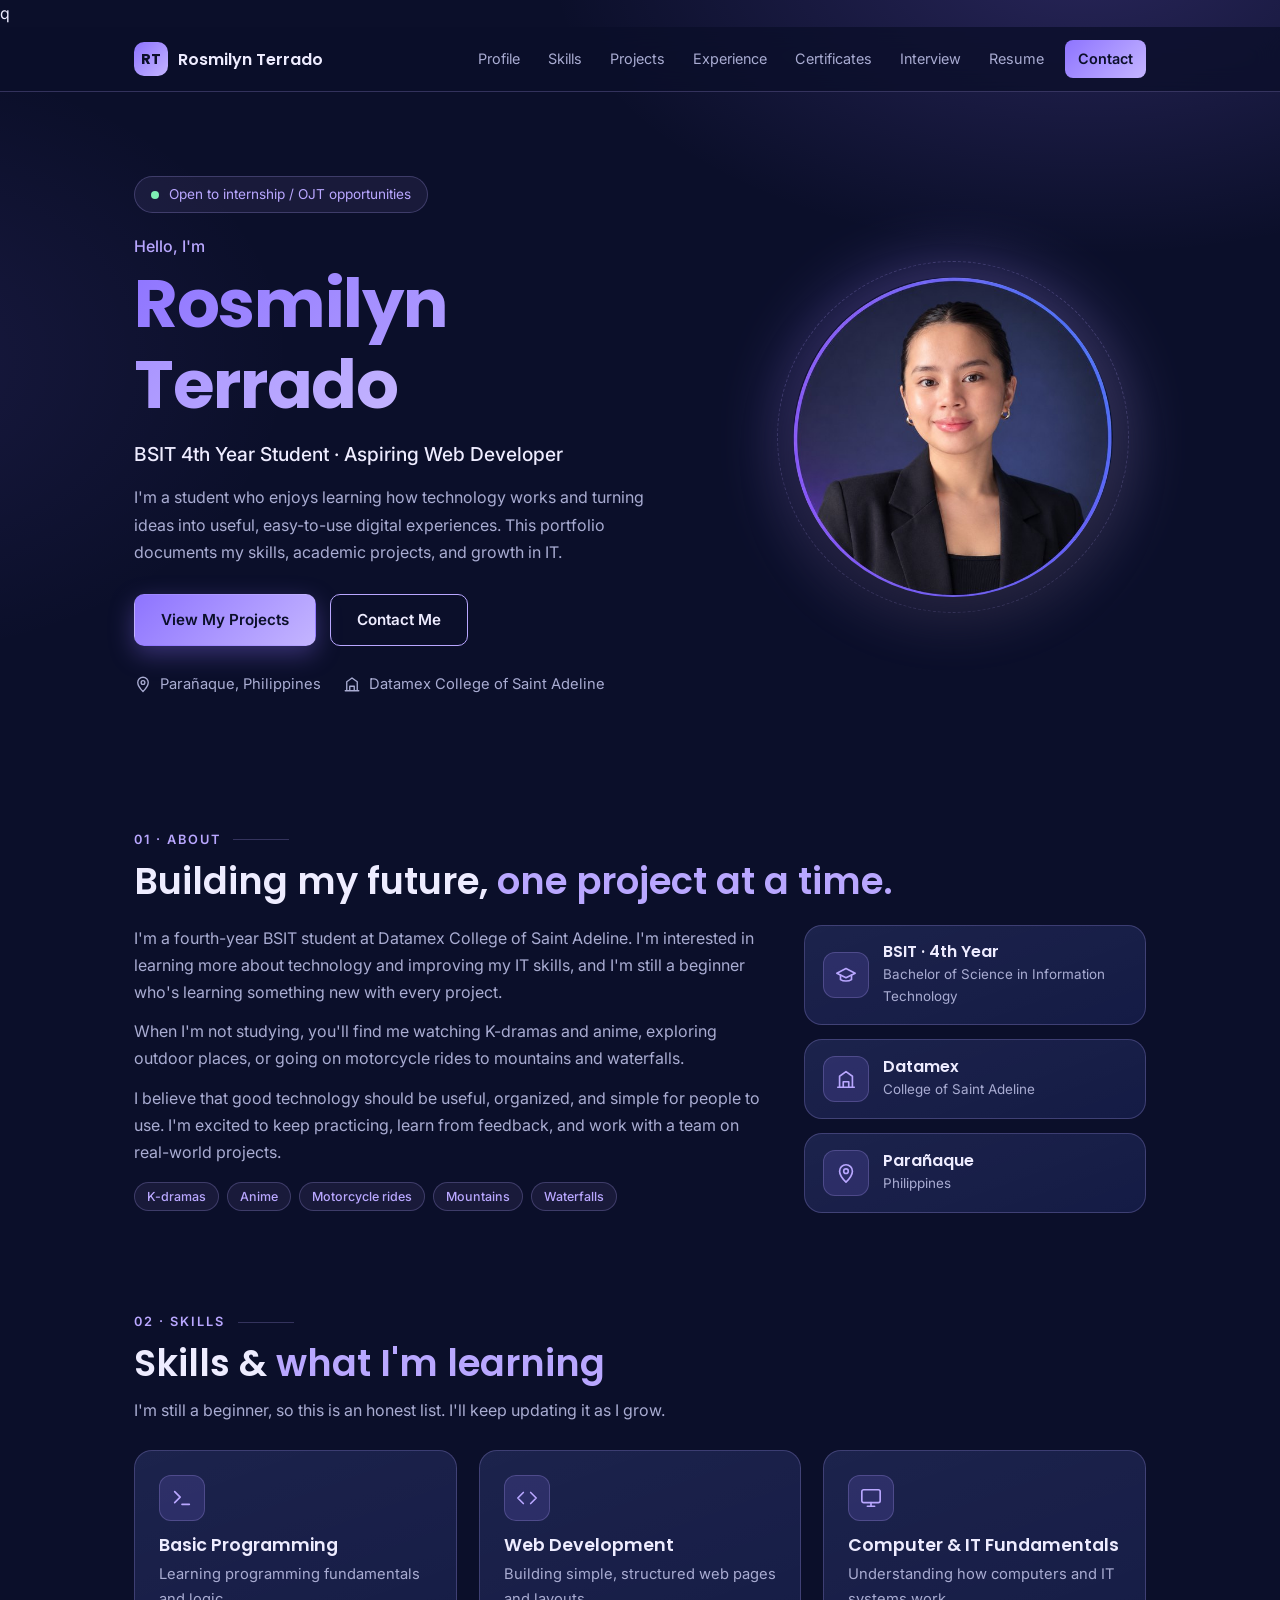
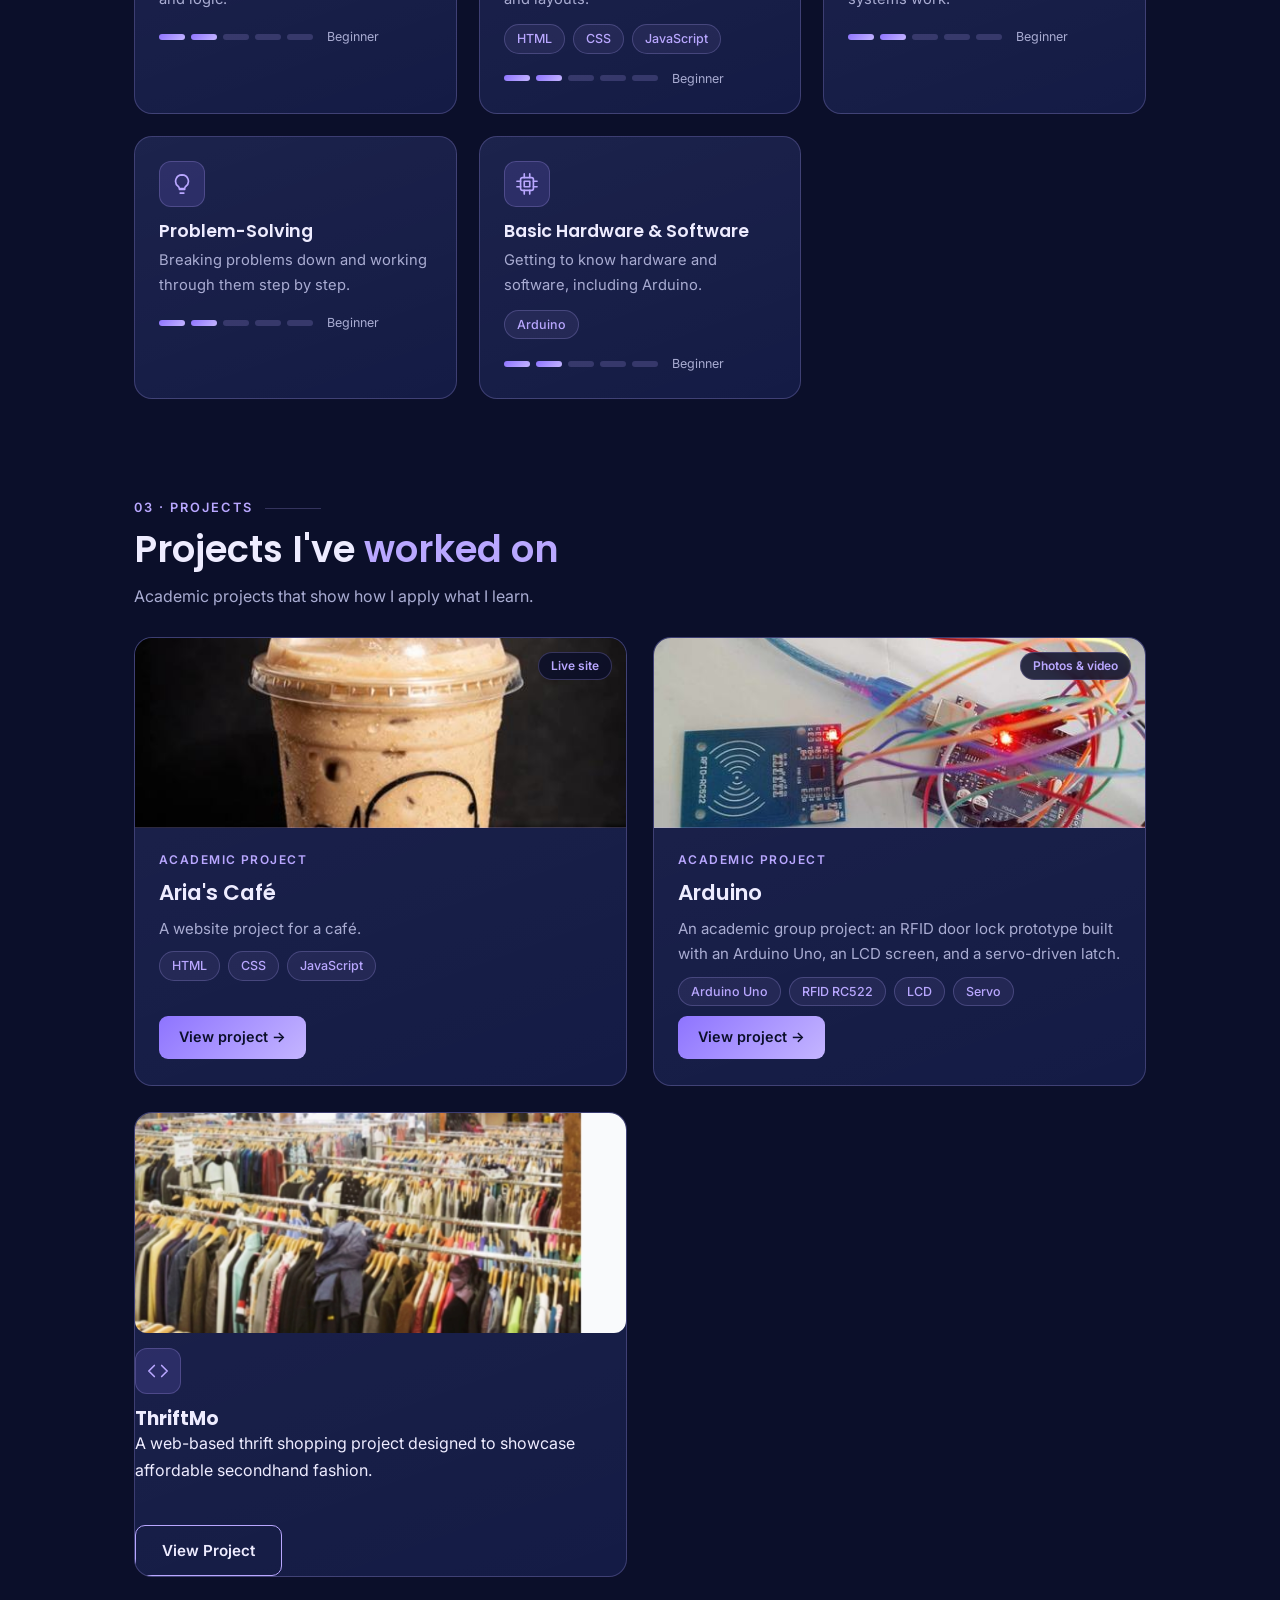
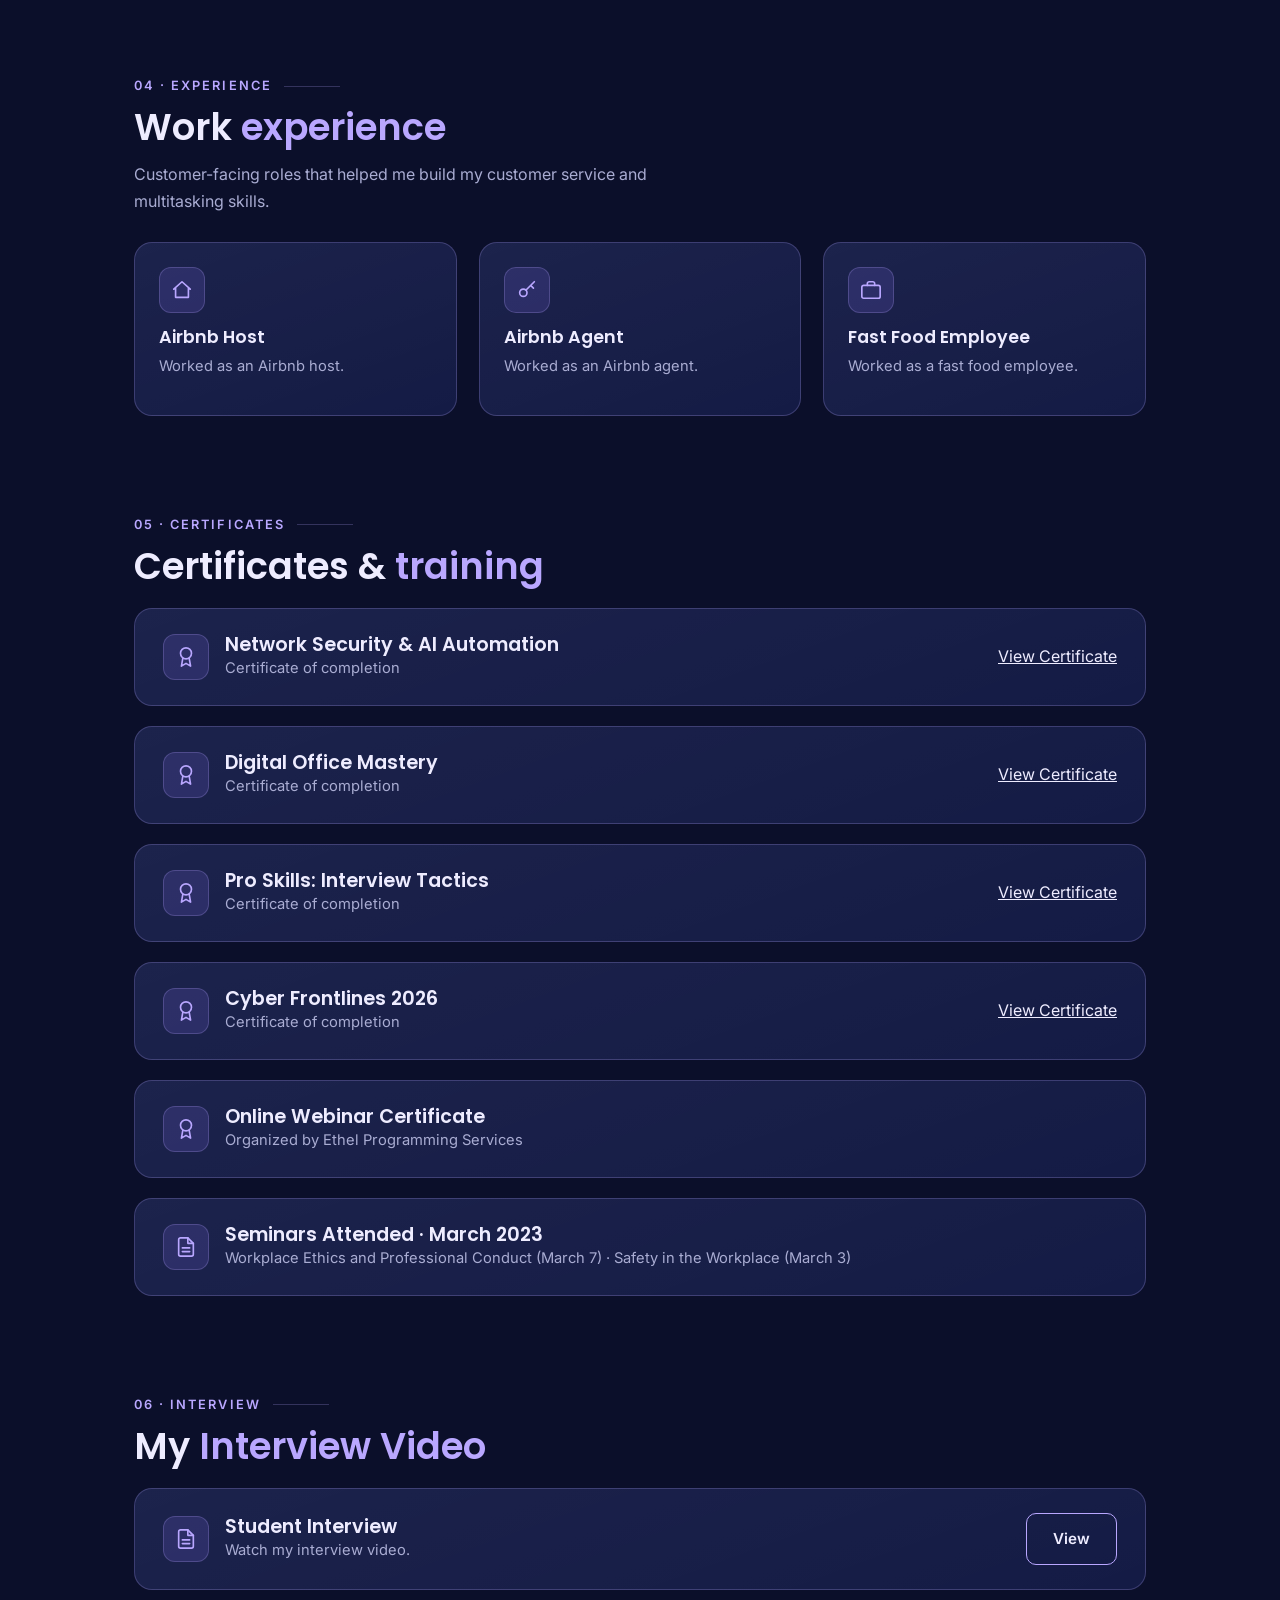
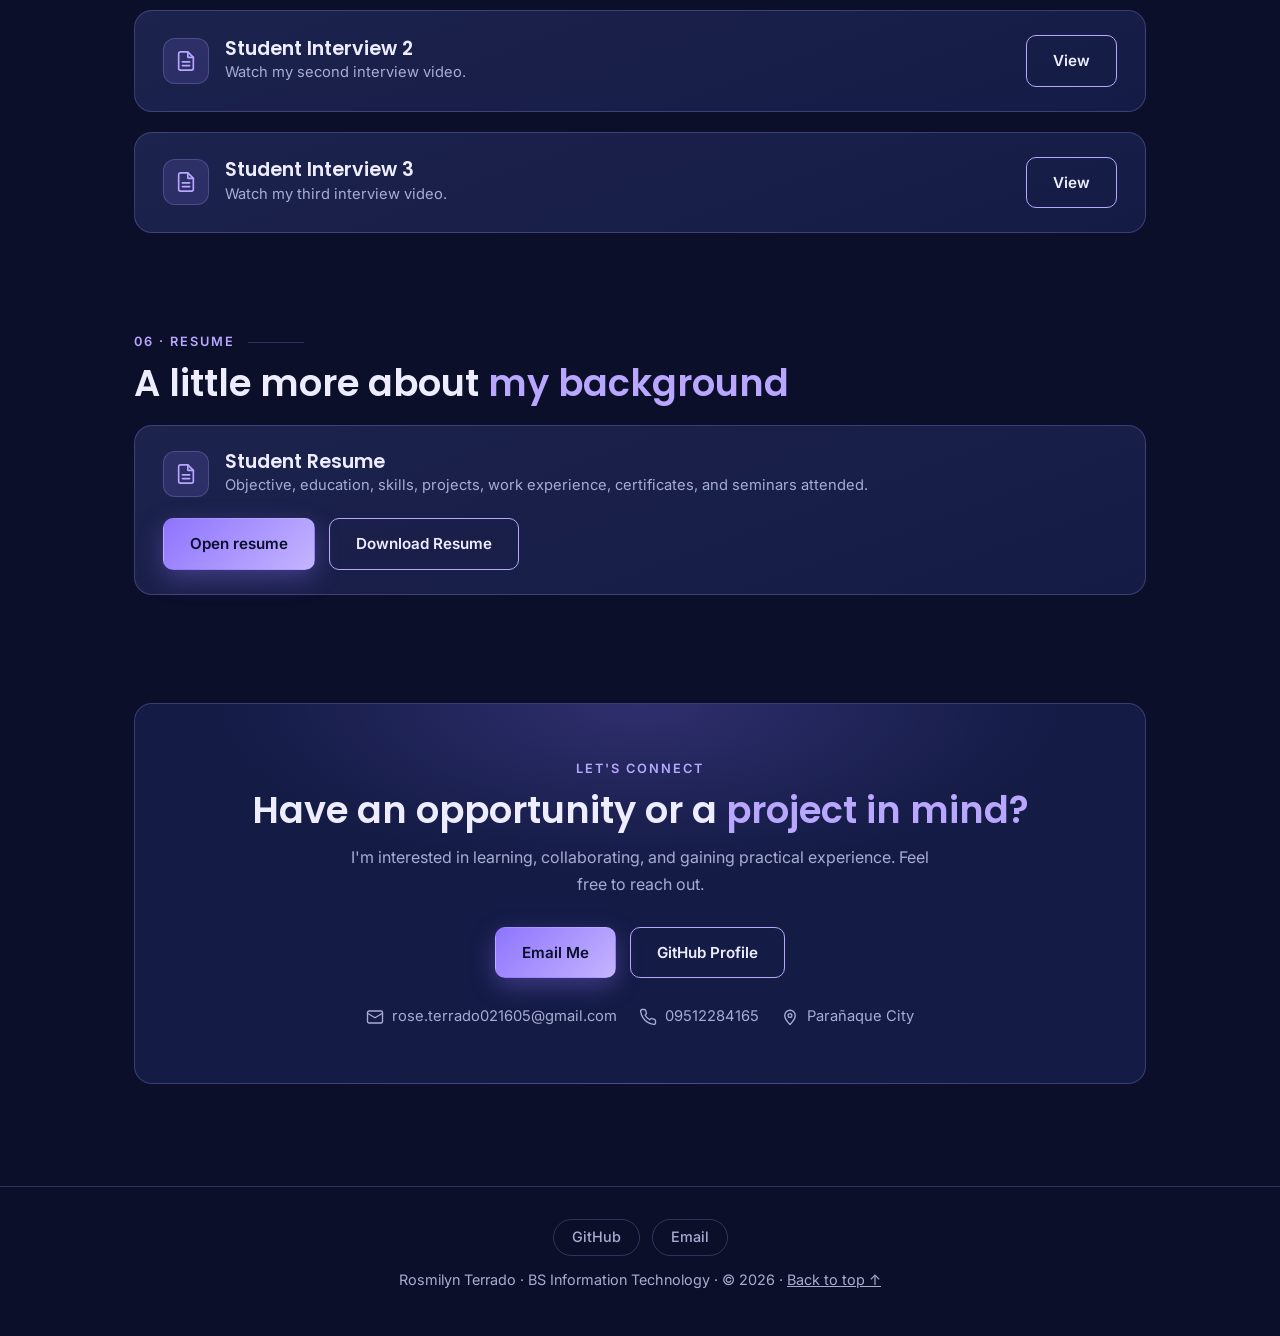
<file: index.html>
q<!DOCTYPE html>
<html lang="en">
<head>
<meta charset="UTF-8">
<meta name="viewport" content="width=device-width, initial-scale=1.0">
<meta name="description" content="Rosmilyn Terrado's student portfolio, projects, skills, and resume.">
<meta name="theme-color" content="#0b0f2a">
<title>Rosmilyn Terrado | IT Student Portfolio</title>
<link rel="preconnect" href="https://fonts.googleapis.com">
<link rel="preconnect" href="https://fonts.gstatic.com" crossorigin>
<link href="https://fonts.googleapis.com/css2?family=Inter:wght@400;500;600&family=Poppins:wght@500;600;700&display=swap" rel="stylesheet">
<style>
  :root {
    --bg: #0b0f2a;
    --bg2: #0f1535;
    --card: #141b45;
    --line: rgba(185,167,255,.24);
    --lav: #b9a7ff;
    --lav-d: #8e74ff;
    --text: #eeecff;
    --muted: #a9acd2;
    --grad: linear-gradient(135deg, #8e74ff, #c4b5ff);
  }
  * { box-sizing: border-box; margin: 0; padding: 0; }
  html { scroll-behavior: smooth; overflow-x: hidden; }
  body {
    font-family: "Inter", "Segoe UI", system-ui, sans-serif;
    background: var(--bg);
    background-image:
      radial-gradient(900px 500px at 85% -5%, rgba(142,116,255,.22), transparent 60%),
      radial-gradient(700px 500px at -10% 40%, rgba(142,116,255,.10), transparent 60%);
    background-attachment: fixed;
    color: var(--text); line-height: 1.7; overflow-x: hidden;
  }
  h1, h2, h3 { font-family: "Poppins", "Inter", sans-serif; line-height: 1.2; }
  a { color: inherit; }
  .wrap { max-width: 1060px; margin: 0 auto; padding: 0 24px; }
  :focus-visible { outline: 2px solid var(--lav); outline-offset: 3px; border-radius: 6px; }

  /* NAV */
  header { position: sticky; top: 0; z-index: 50; background: rgba(11,15,42,.78); backdrop-filter: blur(12px); border-bottom: 1px solid var(--line); }
  .nav { max-width: 1060px; margin: 0 auto; padding: 0 24px; height: 64px; display: flex; align-items: center; justify-content: space-between; gap: 16px; }
  .brand { font-family: "Poppins", sans-serif; font-weight: 600; text-decoration: none; display: flex; align-items: center; gap: 10px; white-space: nowrap; }
  .brand b { width: 34px; height: 34px; border-radius: 10px; background: var(--grad); color: var(--bg); display: grid; place-items: center; font-size: .9rem; }
  nav { display: flex; gap: 2px; align-items: center; overflow-x: auto; scrollbar-width: none; }
  nav::-webkit-scrollbar { display: none; }
  nav a { text-decoration: none; font-size: .9rem; color: var(--muted); padding: 7px 13px; border-radius: 8px; white-space: nowrap; transition: color .2s, background .2s; }
  nav a:hover { color: var(--text); background: rgba(185,167,255,.12); }
  nav a.cta { color: var(--bg); background: var(--grad); font-weight: 600; margin-left: 6px; }
  nav a.cta:hover { filter: brightness(1.08); }

  /* BUTTONS */
  .btns { display: flex; gap: 14px; flex-wrap: wrap; margin-top: 28px; }
  .btn {
    display: inline-block; text-decoration: none; font-weight: 600; font-size: .95rem; padding: 12px 26px; border-radius: 10px;
    border: 1.5px solid var(--lav); color: var(--text); background: transparent; transition: transform .2s, box-shadow .2s, background .2s;
  }
  .btn:hover { transform: translateY(-3px); background: rgba(185,167,255,.12); }
  .btn.main { background: var(--grad); color: var(--bg); border-color: transparent; box-shadow: 0 8px 24px rgba(142,116,255,.35); }
  .btn.main:hover { box-shadow: 0 12px 30px rgba(142,116,255,.5); background: var(--grad); }

  /* HERO */
  .hero { padding: 84px 0 40px; }
  .hero-grid { display: grid; grid-template-columns: 1.2fr .8fr; gap: 48px; align-items: center; }
  .status-pill { display: inline-flex; align-items: center; gap: 10px; font-size: .85rem; color: var(--lav); border: 1px solid var(--line); background: rgba(185,167,255,.08); padding: 6px 16px; border-radius: 999px; margin-bottom: 20px; }
  .dot { width: 8px; height: 8px; border-radius: 50%; background: #7ef0b5; box-shadow: 0 0 0 0 rgba(126,240,181,.6); animation: pulse 2s infinite; }
  .hello { color: var(--lav); font-weight: 500; margin-bottom: 4px; }
  h1 { font-size: clamp(2.5rem, 6.5vw, 4.2rem); font-weight: 700; letter-spacing: -.02em; }
  h1 span { background: var(--grad); -webkit-background-clip: text; background-clip: text; color: transparent; }
  .role { font-size: 1.2rem; color: var(--text); margin: 12px 0 14px; font-weight: 500; }
  .intro { max-width: 540px; color: var(--muted); }
  .meta { display: flex; flex-wrap: wrap; gap: 10px 22px; margin-top: 26px; color: var(--muted); font-size: .92rem; }
  .meta span { display: inline-flex; align-items: center; gap: 8px; }
  svg.i { width: 18px; height: 18px; stroke: currentColor; fill: none; stroke-width: 1.8; stroke-linecap: round; stroke-linejoin: round; flex-shrink: 0; }

  .photo-wrap { position: relative; justify-self: center; width: min(320px, 78vw); aspect-ratio: 1; }
  .photo-wrap::before { content: ""; position: absolute; inset: -16px; border-radius: 50%; border: 1.5px dashed var(--line); animation: spin 40s linear infinite; }
  .photo-wrap::after { content: ""; position: absolute; inset: -4px; border-radius: 50%; background: var(--grad); filter: blur(34px); opacity: .45; z-index: 0; }
  .photo-wrap img { position: relative; z-index: 1; width: 100%; height: 100%; border-radius: 50%; object-fit: cover; display: block; box-shadow: 0 20px 50px rgba(0,0,0,.45); }

  /* SECTIONS */
  section { padding: 92px 0 6px; scroll-margin-top: 64px; }
  .eyebrow { font-size: .8rem; letter-spacing: .16em; text-transform: uppercase; color: var(--lav); font-weight: 600; margin-bottom: 8px; display: flex; align-items: center; gap: 12px; }
  .eyebrow::after { content: ""; height: 1px; width: 56px; background: var(--line); }
  h2 { font-size: clamp(1.7rem, 4vw, 2.3rem); font-weight: 600; margin-bottom: 12px; }
  h2 em { font-style: normal; color: var(--lav); }
  p { margin-bottom: 12px; }
  .sub { color: var(--muted); max-width: 580px; }

  .card {
    background: linear-gradient(160deg, rgba(255,255,255,.035), rgba(255,255,255,0)), var(--card);
    border: 1px solid var(--line); border-radius: 18px; padding: 24px;
    transition: transform .25s, border-color .25s, box-shadow .25s;
  }
  .card:hover { transform: translateY(-5px); border-color: rgba(185,167,255,.6); box-shadow: 0 16px 40px rgba(0,0,0,.35), 0 0 0 1px rgba(185,167,255,.15); }
  .icon { width: 46px; height: 46px; border-radius: 12px; background: rgba(142,116,255,.16); border: 1px solid var(--line); color: var(--lav); display: grid; place-items: center; margin-bottom: 14px; }
  .icon svg.i { width: 22px; height: 22px; }

  .about-grid { display: grid; grid-template-columns: 1.3fr .7fr; gap: 34px; margin-top: 22px; align-items: start; }
  .about-grid p { color: var(--muted); }
  .facts { display: grid; gap: 14px; }
  .fact { display: flex; gap: 14px; align-items: center; padding: 16px 18px; }
  .fact .icon { margin: 0; flex-shrink: 0; }
  .fact b { display: block; font-family: "Poppins", sans-serif; font-weight: 600; font-size: 1rem; line-height: 1.3; }
  .fact span { font-size: .84rem; color: var(--muted); }

  .chips { display: flex; flex-wrap: wrap; gap: 8px; }
  .chip { font-size: .78rem; padding: 3px 12px; border-radius: 999px; border: 1px solid var(--line); background: rgba(185,167,255,.08); color: var(--lav); font-weight: 500; }
  .hobbies { margin-top: 16px; }

  .grid { display: grid; grid-template-columns: repeat(auto-fit, minmax(min(100%, 290px), 1fr)); gap: 22px; margin-top: 26px; }
  .skill h3, .exp h3 { font-size: 1.1rem; margin-bottom: 6px; font-weight: 600; }
  .skill p, .exp p { font-size: .92rem; color: var(--muted); }
  .level { display: flex; align-items: center; gap: 6px; margin-top: 14px; }
  .level i { width: 26px; height: 6px; border-radius: 3px; background: rgba(185,167,255,.2); }
  .level i.on { background: var(--grad); }
  .level em { font-style: normal; font-size: .78rem; margin-left: 8px; color: var(--muted); }
  .skill .chips { margin-top: 10px; }

  .projects { display: grid; grid-template-columns: repeat(auto-fit, minmax(min(100%, 420px), 1fr)); gap: 26px; margin-top: 26px; }
  .project { padding: 0; overflow: hidden; display: flex; flex-direction: column; }
  .preview { height: 190px; display: grid; place-items: center; position: relative; background-size: cover; background-position: center; border-bottom: 1px solid var(--line); }
  .pv-arduino { background: radial-gradient(circle at 30% 20%, #2a2f78, #0f1535 70%); color: var(--lav); }
  .pv-arduino svg.i { width: 64px; height: 64px; stroke-width: 1.3; }
  .badge { position: absolute; top: 14px; right: 14px; font-size: .75rem; font-weight: 600; background: rgba(11,15,42,.85); color: var(--lav); border: 1px solid var(--line); padding: 3px 12px; border-radius: 999px; backdrop-filter: blur(6px); }
  .pbody { padding: 22px 24px 26px; display: flex; flex-direction: column; gap: 10px; flex: 1; }
  .kicker { font-size: .75rem; letter-spacing: .12em; text-transform: uppercase; color: var(--lav); font-weight: 600; }
  .pbody h3 { font-size: 1.35rem; font-weight: 600; }
  .pbody p { color: var(--muted); font-size: .94rem; margin: 0; }
  .link { margin-top: auto; align-self: flex-start; text-decoration: none; font-weight: 600; font-size: .9rem; color: var(--bg); background: var(--grad); padding: 9px 20px; border-radius: 9px; transition: transform .2s; }
  .link:hover { transform: translateY(-2px); }
  .link.off { background: transparent; color: var(--muted); border: 1px dashed var(--line); font-weight: 500; }

  .row-card { display: flex; align-items: center; justify-content: space-between; gap: 20px; flex-wrap: wrap; margin-top: 20px; padding: 24px 28px; }
  .row-card .lead { display: flex; align-items: center; gap: 16px; }
  .row-card .icon { margin: 0; }
  .row-card h3 { font-size: 1.2rem; font-weight: 600; }
  .row-card p { margin: 0; color: var(--muted); font-size: .92rem; }
  .tag-soft { font-size: .78rem; color: var(--muted); border: 1px dashed var(--line); padding: 4px 14px; border-radius: 999px; }

  .contact-box { text-align: center; padding: 54px 24px; margin-top: 10px; background: radial-gradient(600px 240px at 50% 0, rgba(142,116,255,.22), transparent 70%), var(--card); }
  .contact-box .eyebrow { justify-content: center; }
  .contact-box .eyebrow::after { display: none; }
  .contact-box .btns { justify-content: center; }
  .contact-box .meta { justify-content: center; }

  footer { margin-top: 96px; border-top: 1px solid var(--line); padding: 32px 0 44px; text-align: center; color: var(--muted); font-size: .9rem; }
  footer .links { display: flex; gap: 12px; justify-content: center; margin-bottom: 12px; }
  footer .links a { text-decoration: none; border: 1px solid var(--line); padding: 5px 18px; border-radius: 999px; font-weight: 500; transition: background .2s; }
  footer .links a:hover { background: rgba(185,167,255,.14); color: var(--text); }

  @keyframes spin { to { transform: rotate(360deg); } }
  @keyframes pulse { 70% { box-shadow: 0 0 0 9px rgba(126,240,181,0); } 100% { box-shadow: 0 0 0 0 rgba(126,240,181,0); } }
  .js .reveal { opacity: 0; transform: translateY(24px); transition: opacity .6s ease, transform .6s ease; }
  .js .reveal.in { opacity: 1; transform: none; }
  @media (prefers-reduced-motion: reduce) { * { animation: none !important; transition: none !important; } .js .reveal { opacity: 1; transform: none; } }

  @media (max-width: 820px) {
    .hero-grid, .about-grid { grid-template-columns: 1fr; }
    .photo-wrap { order: -1; width: min(240px, 66vw); }
    .hero { padding-top: 48px; }
  }
  @media (max-width: 560px) { .brand span { display: none; } }
</style>
</head>
<body>
<script>document.documentElement.classList.add('js');</script>

<svg width="0" height="0" style="position:absolute" aria-hidden="true">
  <defs>
    <symbol id="i-terminal" viewBox="0 0 24 24"><path d="M4 17l6-6-6-6M12 19h8"/></symbol>
    <symbol id="i-code" viewBox="0 0 24 24"><path d="M16 18l6-6-6-6M8 6l-6 6 6 6"/></symbol>
    <symbol id="i-monitor" viewBox="0 0 24 24"><rect x="2" y="3" width="20" height="14" rx="2"/><path d="M8 21h8M12 17v4"/></symbol>
    <symbol id="i-bulb" viewBox="0 0 24 24"><path d="M9 18h6M10 22h4M12 2a7 7 0 0 0-4 12.7c.6.5 1 1.3 1 2.3h6c0-1 .4-1.8 1-2.3A7 7 0 0 0 12 2z"/></symbol>
    <symbol id="i-cpu" viewBox="0 0 24 24"><rect x="5" y="5" width="14" height="14" rx="2"/><rect x="9" y="9" width="6" height="6"/><path d="M9 1v4M15 1v4M9 19v4M15 19v4M1 9h4M1 15h4M19 9h4M19 15h4"/></symbol>
    <symbol id="i-home" viewBox="0 0 24 24"><path d="M3 11l9-8 9 8M5 10v10h14V10"/></symbol>
    <symbol id="i-key" viewBox="0 0 24 24"><circle cx="8" cy="15" r="4"/><path d="M11 12l9-9M16 7l3 3"/></symbol>
    <symbol id="i-brief" viewBox="0 0 24 24"><rect x="2" y="7" width="20" height="14" rx="2"/><path d="M16 7V5a2 2 0 0 0-2-2h-4a2 2 0 0 0-2 2v2"/></symbol>
    <symbol id="i-award" viewBox="0 0 24 24"><circle cx="12" cy="8" r="6"/><path d="M8.5 13.5L7 22l5-3 5 3-1.5-8.5"/></symbol>
    <symbol id="i-file" viewBox="0 0 24 24"><path d="M14 2H6a2 2 0 0 0-2 2v16a2 2 0 0 0 2 2h12a2 2 0 0 0 2-2V8z"/><path d="M14 2v6h6M8 13h8M8 17h8"/></symbol>
    <symbol id="i-cap" viewBox="0 0 24 24"><path d="M22 10L12 5 2 10l10 5 10-5z"/><path d="M6 12v5c3 2 9 2 12 0v-5"/></symbol>
    <symbol id="i-pin" viewBox="0 0 24 24"><path d="M12 22s7-7 7-12a7 7 0 0 0-14 0c0 5 7 12 7 12z"/><circle cx="12" cy="10" r="2.5"/></symbol>
    <symbol id="i-mail" viewBox="0 0 24 24"><rect x="2" y="4" width="20" height="16" rx="2"/><path d="M22 7l-10 6L2 7"/></symbol>
    <symbol id="i-phone" viewBox="0 0 24 24"><path d="M22 16.9v3a2 2 0 0 1-2.2 2 19.8 19.8 0 0 1-8.6-3.1 19.5 19.5 0 0 1-6-6A19.8 19.8 0 0 1 2.1 4.2 2 2 0 0 1 4.1 2h3a2 2 0 0 1 2 1.7c.1.9.4 1.8.7 2.7a2 2 0 0 1-.5 2.1L8.1 9.7a16 16 0 0 0 6 6l1.2-1.2a2 2 0 0 1 2.1-.4c.9.3 1.8.6 2.7.7a2 2 0 0 1 1.7 2z"/></symbol>
    <symbol id="i-school" viewBox="0 0 24 24"><path d="M3 21h18M5 21V9l7-5 7 5v12M9 21v-6h6v6"/></symbol>
  </defs>
</svg>

<header>
  <div class="nav">
    <a class="brand" href="#home"><b>RT</b><span>Rosmilyn Terrado</span></a>
    <nav aria-label="Main">
      <a href="#about">Profile</a>
      <a href="#skills">Skills</a>
      <a href="#projects">Projects</a>
      <a href="#experience">Experience</a>
      <a href="#certificates">Certificates</a>
      <a href="#interview">Interview</a>
      <a href="#resume">Resume</a>
      <a class="cta" href="#contact">Contact</a>
    </nav>
  </div>
</header>

<main>

  <section id="home" class="hero" style="padding-top:84px">
    <div class="wrap hero-grid">
      <div>
        <span class="status-pill"><i class="dot"></i> Open to internship / OJT opportunities</span>
        <p class="hello">Hello, I'm</p>
        <h1><span>Rosmilyn Terrado</span></h1>
        <p class="role">BSIT 4th Year Student &middot; Aspiring Web Developer</p>
        <p class="intro">I'm a student who enjoys learning how technology works and turning ideas into useful, easy-to-use digital experiences. This portfolio documents my skills, academic projects, and growth in IT.</p>
        <div class="btns">
          <a class="btn main" href="#projects">View My Projects</a>
          <a class="btn" href="#contact">Contact Me</a>
        </div>
        <div class="meta">
          <span><svg class="i"><use href="#i-pin"/></svg> Para&ntilde;aque, Philippines</span>
          <span><svg class="i"><use href="#i-school"/></svg> Datamex College of Saint Adeline</span>
        </div>
      </div>
      <div class="photo-wrap"><img src="[data-uri]" alt="Portrait of Rosmilyn Terrado"></div>
    </div>
  </section>

  <section id="about">
    <div class="wrap">
      <div class="eyebrow reveal">01 &middot; About</div>
      <h2 class="reveal">Building my future, <em>one project at a time.</em></h2>
      <div class="about-grid">
        <div class="reveal">
          <p>I'm a fourth-year BSIT student at Datamex College of Saint Adeline. I'm interested in learning more about technology and improving my IT skills, and I'm still a beginner who's learning something new with every project.</p>
          <p>When I'm not studying, you'll find me watching K-dramas and anime, exploring outdoor places, or going on motorcycle rides to mountains and waterfalls.</p>
          <p>I believe that good technology should be useful, organized, and simple for people to use. I'm excited to keep practicing, learn from feedback, and work with a team on real-world projects.</p>
          <div class="chips hobbies"><span class="chip">K-dramas</span><span class="chip">Anime</span><span class="chip">Motorcycle rides</span><span class="chip">Mountains</span><span class="chip">Waterfalls</span></div>
        </div>
        <div class="facts reveal">
          <div class="card fact"><div class="icon"><svg class="i"><use href="#i-cap"/></svg></div><div><b>BSIT &middot; 4th Year</b><span>Bachelor of Science in Information Technology</span></div></div>
          <div class="card fact"><div class="icon"><svg class="i"><use href="#i-school"/></svg></div><div><b>Datamex</b><span>College of Saint Adeline</span></div></div>
          <div class="card fact"><div class="icon"><svg class="i"><use href="#i-pin"/></svg></div><div><b>Para&ntilde;aque</b><span>Philippines</span></div></div>
        </div>
      </div>
    </div>
  </section>

  <section id="skills">
    <div class="wrap">
      <div class="eyebrow reveal">02 &middot; Skills</div>
      <h2 class="reveal">Skills &amp; <em>what I'm learning</em></h2>
      <p class="sub reveal">I'm still a beginner, so this is an honest list. I'll keep updating it as I grow.</p>
      <div class="grid">
        <div class="card skill reveal"><div class="icon"><svg class="i"><use href="#i-terminal"/></svg></div><h3>Basic Programming</h3><p>Learning programming fundamentals and logic.</p><div class="level" role="img" aria-label="Beginner level"><i class="on"></i><i class="on"></i><i></i><i></i><i></i><em>Beginner</em></div></div>
        <div class="card skill reveal"><div class="icon"><svg class="i"><use href="#i-code"/></svg></div><h3>Web Development</h3><p>Building simple, structured web pages and layouts.</p><div class="chips"><span class="chip">HTML</span><span class="chip">CSS</span><span class="chip">JavaScript</span></div><div class="level" role="img" aria-label="Beginner level"><i class="on"></i><i class="on"></i><i></i><i></i><i></i><em>Beginner</em></div></div>
        <div class="card skill reveal"><div class="icon"><svg class="i"><use href="#i-monitor"/></svg></div><h3>Computer &amp; IT Fundamentals</h3><p>Understanding how computers and IT systems work.</p><div class="level" role="img" aria-label="Beginner level"><i class="on"></i><i class="on"></i><i></i><i></i><i></i><em>Beginner</em></div></div>
        <div class="card skill reveal"><div class="icon"><svg class="i"><use href="#i-bulb"/></svg></div><h3>Problem-Solving</h3><p>Breaking problems down and working through them step by step.</p><div class="level" role="img" aria-label="Beginner level"><i class="on"></i><i class="on"></i><i></i><i></i><i></i><em>Beginner</em></div></div>
        <div class="card skill reveal"><div class="icon"><svg class="i"><use href="#i-cpu"/></svg></div><h3>Basic Hardware &amp; Software</h3><p>Getting to know hardware and software, including Arduino.</p><div class="chips"><span class="chip">Arduino</span></div><div class="level" role="img" aria-label="Beginner level"><i class="on"></i><i class="on"></i><i></i><i></i><i></i><em>Beginner</em></div></div>
      </div>
    </div>
  </section>

  <section id="projects">
    <div class="wrap">
      <div class="eyebrow reveal">03 &middot; Projects</div>
      <h2 class="reveal">Projects I've <em>worked on</em></h2>
      <p class="sub reveal">Academic projects that show how I apply what I learn.</p>
      <div class="projects">
        <div class="card project reveal">
          <div class="preview" style="background-image:url([data-uri])"><span class="badge">Live site</span></div>
          <div class="pbody">
            <span class="kicker">Academic project</span>
            <h3>Aria's Caf&eacute;</h3>
            <p>A website project for a caf&eacute;.</p>
            <div class="chips"><span class="chip">HTML</span><span class="chip">CSS</span><span class="chip">JavaScript</span></div>
            <a class="link" href="https://portorclarkson2-cyber.github.io/aria-s-Cafe/" target="_blank" rel="noopener">View project &rarr;</a>
          </div>
        </div>
        <div class="card project reveal">
          <div class="preview" style="background-image:url([data-uri])"><span class="badge">Photos &amp; video</span></div>
          <div class="pbody">
            <span class="kicker">Academic project</span>
            <h3>Arduino</h3>
            <p>An academic group project: an RFID door lock prototype built with an Arduino Uno, an LCD screen, and a servo-driven latch.</p>
            <div class="chips"><span class="chip">Arduino Uno</span><span class="chip">RFID RC522</span><span class="chip">LCD</span><span class="chip">Servo</span></div>
            <a class="link" href="arduino.html">View project &rarr;</a>
          </div>
        </div>
        
        <div class="card project reveal">
          <img src="thriftmo.jpg"
           alt="ThriftMo thrift shop"
           style="width:100%; height:220px; object-fit:cover; border-radius:12px; margin-bottom:15px;">
          <div class="icon">
          <svg class="i"><use href="#i-code"/></svg>
          </div>
            <h3>ThriftMo</h3>
           <p>
           A web-based thrift shopping project designed to
          showcase affordable secondhand fashion.
        </p>
       <div class="btns">
      <a class="btn"
       href="https://portorclarkson2-cyber.github.io/ThriftMo/"
       target="_blank"
       rel="noopener">
      View Project
    </a>
  </div>
</div>
        
      </div>
    </div>
  </section>

  <section id="experience">
    <div class="wrap">
      <div class="eyebrow reveal">04 &middot; Experience</div>
      <h2 class="reveal">Work <em>experience</em></h2>
      <p class="sub reveal">Customer-facing roles that helped me build my customer service and multitasking skills.</p>
      <div class="grid">
        <div class="card exp reveal"><div class="icon"><svg class="i"><use href="#i-home"/></svg></div><h3>Airbnb Host</h3><p>Worked as an Airbnb host.</p></div>
        <div class="card exp reveal"><div class="icon"><svg class="i"><use href="#i-key"/></svg></div><h3>Airbnb Agent</h3><p>Worked as an Airbnb agent.</p></div>
        <div class="card exp reveal"><div class="icon"><svg class="i"><use href="#i-brief"/></svg></div><h3>Fast Food Employee</h3><p>Worked as a fast food employee.</p></div>
      </div>
    </div>
  </section>

  
<section id="certificates">
  <div class="wrap">
    <div class="eyebrow reveal">05 &middot; Certificates</div>
    <h2 class="reveal">Certificates &amp; <em>training</em></h2>

    <div class="card row-card reveal">
      <div class="lead">
        <div class="icon">
          <svg class="i"><use href="#i-award"/></svg>
        </div>
        <div>
          <h3>Network Security &amp; AI Automation</h3>
          <p>Certificate of completion</p>
        </div>
      </div>
      <a href="certificate_1_network_security_ai_automation.jpg"
         target="_blank" rel="noopener">View Certificate</a>
    </div>

    <div class="card row-card reveal">
      <div class="lead">
        <div class="icon">
          <svg class="i"><use href="#i-award"/></svg>
        </div>
        <div>
          <h3>Digital Office Mastery</h3>
          <p>Certificate of completion</p>
        </div>
      </div>
      <a href="certificate_2_digital_office_mastery.jpg"
         target="_blank" rel="noopener">View Certificate</a>
    </div>

    <div class="card row-card reveal">
      <div class="lead">
        <div class="icon">
          <svg class="i"><use href="#i-award"/></svg>
        </div>
        <div>
          <h3>Pro Skills: Interview Tactics</h3>
          <p>Certificate of completion</p>
        </div>
      </div>
      <a href="certificate_3_pro_skills_interview_tactics.jpg"
         target="_blank" rel="noopener">View Certificate</a>
    </div>

    <div class="card row-card reveal">
      <div class="lead">
        <div class="icon">
          <svg class="i"><use href="#i-award"/></svg>
        </div>
        <div>
          <h3>Cyber Frontlines 2026</h3>
          <p>Certificate of completion</p>
        </div>
      </div>
      <a href="certificate_4_cyber_frontlines_2026.jpg"
         target="_blank" rel="noopener">View Certificate</a>
    </div>

    <div class="card row-card reveal">
      <div class="lead">
        <div class="icon">
          <svg class="i"><use href="#i-award"/></svg>
        </div>
        <div>
          <h3>Online Webinar Certificate</h3>
          <p>Organized by Ethel Programming Services</p>
        </div>
      </div>
    </div>

    <div class="card row-card reveal">
      <div class="lead">
        <div class="icon">
          <svg class="i"><use href="#i-file"/></svg>
        </div>
        <div>
          <h3>Seminars Attended &middot; March 2023</h3>
          <p>Workplace Ethics and Professional Conduct (March 7) &middot; Safety in the Workplace (March 3)</p>
        </div>
      </div>
    </div>
  </div>
</section>
  

<section id="interview">
  <div class="wrap">
    <div class="eyebrow reveal">06 &middot; Interview</div>
    <h2 class="reveal">My <em>Interview Video</em></h2>

    <div class="card row-card reveal">
      <div class="lead">
        <div class="icon">
          <svg class="i"><use href="#i-file"/></svg>
        </div>
        <div>
          <h3>Student Interview</h3>
          <p>Watch my interview video.</p>
        </div>
      </div>

      <a class="btn"
         href="interview.1.mp4"
         target="_blank"
         rel="noopener">
        View
      </a>
    </div>
    
<div class="card row-card reveal">
  <div class="lead">
    <div class="icon">
      <svg class="i"><use href="#i-file"/></svg>
    </div>
    <div>
      <h3>Student Interview 2</h3>
      <p>Watch my second interview video.</p>
    </div>
  </div>

  <a class="btn"
     href="interview.2.mp4"
     target="_blank"
     rel="noopener">
    View
  </a>
</div>
    <div class="card row-card reveal">
  <div class="lead">
    <div class="icon">
      <svg class="i"><use href="#i-file"/></svg>
    </div>
    <div>
      <h3>Student Interview 3</h3>
      <p>Watch my third interview video.</p>
    </div>
  </div>

  <a class="btn"
     href="interview.3.mp4"
     target="_blank"
     rel="noopener">
    View
  </a>
    </div>
    
  </div>
</section>
  

  <section id="resume">
    <div class="wrap">
      <div class="eyebrow reveal">06 &middot; Resume</div>
      <h2 class="reveal">A little more about <em>my background</em></h2>
      <div class="card row-card reveal">
        <div class="lead"><div class="icon"><svg class="i"><use href="#i-file"/></svg></div><div><h3>Student Resume</h3><p>Objective, education, skills, projects, work experience, certificates, and seminars attended.</p></div></div>
        <div class="btns" style="margin:0">
          <a class="btn main" href="resume.html">Open resume</a>
          <a class="btn" href="Rosmilyn-Terrado-Resume.pdf" download>Download Resume</a>
        </div>
      </div>
    </div>
  </section>

  <section id="contact">
    <div class="wrap">
      <div class="card contact-box reveal">
        <div class="eyebrow">Let's connect</div>
        <h2>Have an opportunity or a <em>project in mind?</em></h2>
        <p class="sub" style="margin-inline:auto">I'm interested in learning, collaborating, and gaining practical experience. Feel free to reach out.</p>
        <div class="btns">
          <a class="btn main" href="mailto:rose.terrado021605@gmail.com">Email Me</a>
          <a class="btn" href="https://github.com/roseterrado021605-hash" target="_blank" rel="noopener">GitHub Profile</a>
        </div>
        <div class="meta">
          <span><svg class="i"><use href="#i-mail"/></svg> rose.terrado021605@gmail.com</span>
          <span><svg class="i"><use href="#i-phone"/></svg> 09512284165</span>
          <span><svg class="i"><use href="#i-pin"/></svg> Para&ntilde;aque City</span>
        </div>
      </div>
    </div>
  </section>

</main>

<footer>
  <div class="links">
    <a href="https://github.com/roseterrado021605-hash" target="_blank" rel="noopener">GitHub</a>
    <a href="mailto:rose.terrado021605@gmail.com">Email</a>
  </div>
  Rosmilyn Terrado &middot; BS Information Technology &middot; &copy; 2026 &middot; <a href="#home">Back to top &uarr;</a>
</footer>

<script>
  (function () {
    var els = document.querySelectorAll('.reveal');
    if (!('IntersectionObserver' in window)) { els.forEach(function (e) { e.classList.add('in'); }); return; }
    var io = new IntersectionObserver(function (entries) {
      entries.forEach(function (en) { if (en.isIntersecting) { en.target.classList.add('in'); io.unobserve(en.target); } });
    }, { threshold: 0.12 });
    els.forEach(function (e) { io.observe(e); });
  })();
</script>
</body>
</html>
</file>
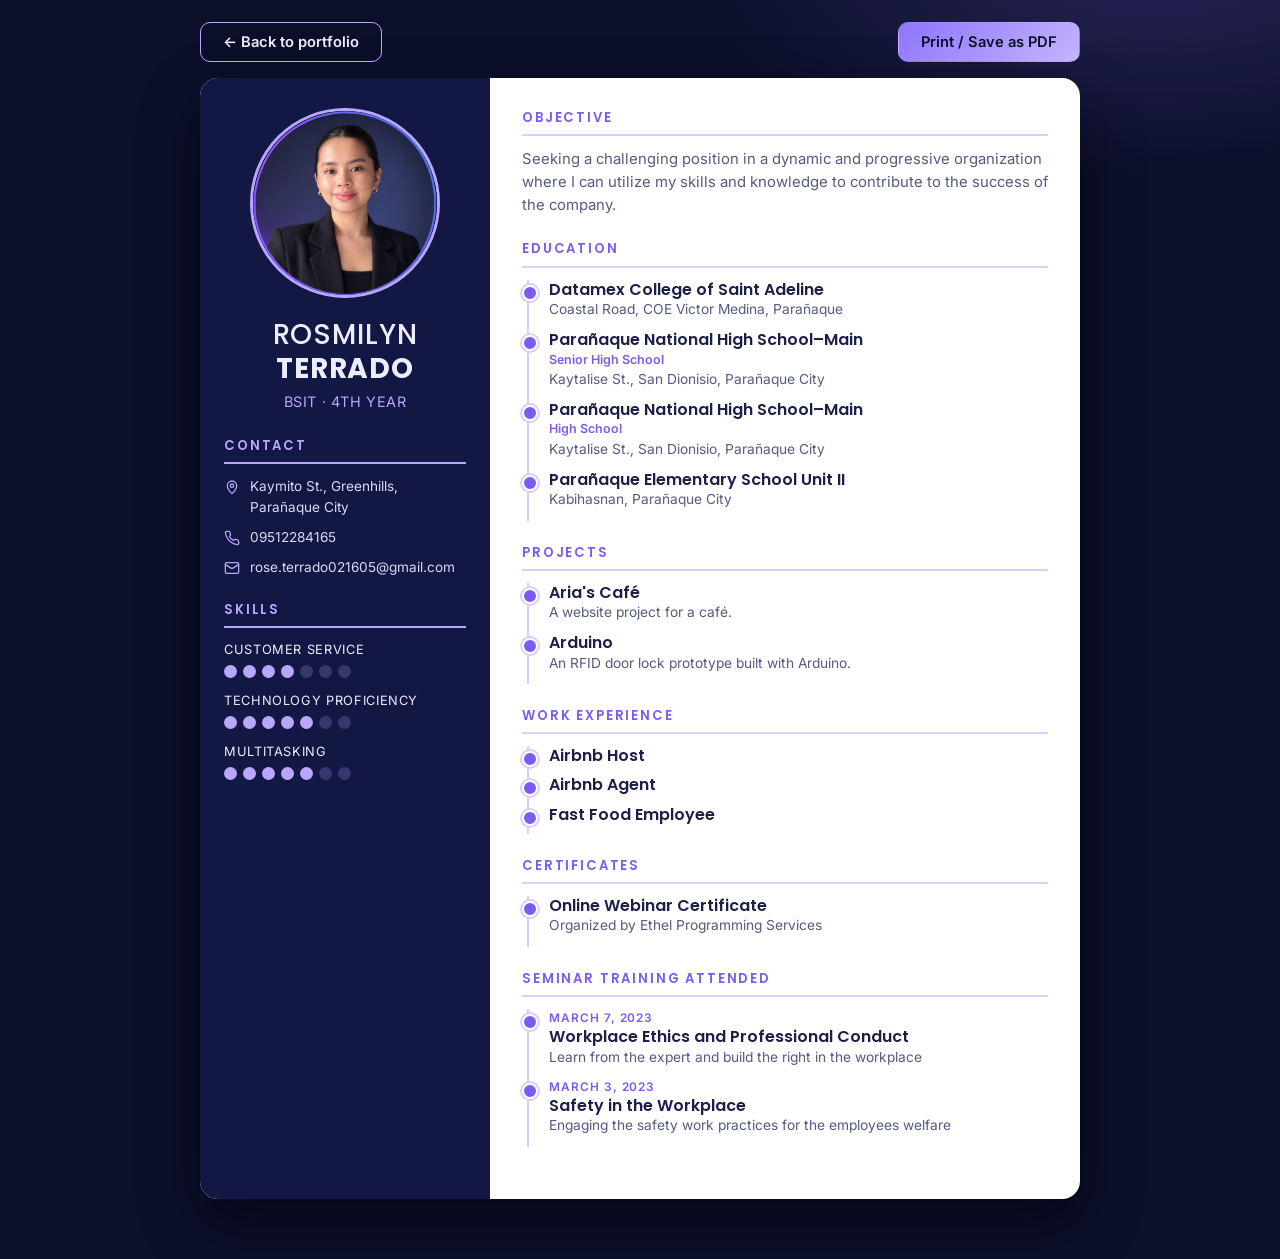
<file: resume.html>
<!DOCTYPE html>
<html lang="en">
<head>
<meta charset="UTF-8">
<meta name="viewport" content="width=device-width, initial-scale=1.0">
<title>Resume | Rosmilyn Terrado</title>
<link rel="preconnect" href="https://fonts.googleapis.com">
<link rel="preconnect" href="https://fonts.gstatic.com" crossorigin>
<link href="https://fonts.googleapis.com/css2?family=Inter:wght@400;500;600&family=Poppins:wght@500;600;700&display=swap" rel="stylesheet">
<style>
  :root { --bg: #0b0f2a; --navy: #121843; --lav: #b9a7ff; --lav-d: #7c5cf0; --ink: #1c2048; --muted: #555a80; }
  * { box-sizing: border-box; margin: 0; padding: 0; }
  body { font-family: "Inter", "Segoe UI", sans-serif; background: var(--bg); color: var(--ink); line-height: 1.55; padding: 22px 14px 60px;
    background-image: radial-gradient(800px 400px at 90% -5%, rgba(142,116,255,.22), transparent 60%); }
  h1, h2, h3 { font-family: "Poppins", "Inter", sans-serif; line-height: 1.2; }
  .topbar { max-width: 880px; margin: 0 auto 16px; display: flex; justify-content: space-between; gap: 10px; flex-wrap: wrap; }
  .btn { display: inline-block; text-decoration: none; cursor: pointer; font: 600 .92rem "Inter", sans-serif; padding: 10px 22px; border-radius: 10px;
    border: 1.5px solid var(--lav); color: #eeecff; background: transparent; transition: transform .2s; }
  .btn:hover { transform: translateY(-2px); }
  .btn.main { background: linear-gradient(135deg, #8e74ff, #c4b5ff); color: var(--bg); border-color: transparent; }

  .sheet { max-width: 880px; margin: 0 auto; background: #fff; border-radius: 18px; overflow: hidden; display: grid; grid-template-columns: 290px 1fr; box-shadow: 0 24px 60px rgba(0,0,0,.45); }
  .left { background: var(--navy); color: #eeecff; padding: 30px 24px; }
  .right { padding: 30px 32px; }
  .photo { width: 190px; height: 190px; border-radius: 50%; overflow: hidden; margin: 0 auto 20px; border: 3px solid var(--lav); }
  .photo img { width: 100%; height: 100%; object-fit: cover; display: block; }
  .name { text-align: center; font-size: 1.75rem; font-weight: 500; letter-spacing: .03em; }
  .name b { display: block; font-weight: 700; }
  .role { text-align: center; color: var(--lav); font-size: .9rem; margin: 6px 0 22px; letter-spacing: .04em; }

  .label { display: block; font-family: "Poppins", sans-serif; font-weight: 600; font-size: .82rem; letter-spacing: .14em; text-transform: uppercase; margin-bottom: 12px; padding-bottom: 6px; border-bottom: 2px solid var(--lav); }
  .left .label { color: var(--lav); }
  .right .label { color: var(--lav-d); border-color: #d8cffc; }
  .block { margin-bottom: 22px; }
  .contact div { display: flex; gap: 10px; align-items: flex-start; margin-bottom: 9px; font-size: .85rem; color: #dcd8f7; }
  .contact svg { width: 16px; height: 16px; stroke: var(--lav); fill: none; stroke-width: 1.9; stroke-linecap: round; stroke-linejoin: round; flex-shrink: 0; margin-top: 3px; }
  .skill { margin-bottom: 13px; }
  .skill span { display: block; font-size: .8rem; letter-spacing: .05em; text-transform: uppercase; color: #eeecff; }
  .dots { display: flex; gap: 6px; margin-top: 5px; }
  .dots i { width: 13px; height: 13px; border-radius: 50%; background: rgba(185,167,255,.22); }
  .dots i.on { background: var(--lav); }

  .objective { font-size: .93rem; color: var(--muted); }
  .item { position: relative; padding-left: 20px; border-left: 2px solid #d8cffc; margin-left: 5px; padding-bottom: 10px; }
  .item::before { content: ""; position: absolute; left: -7px; top: 5px; width: 12px; height: 12px; border-radius: 50%; background: var(--lav-d); border: 2px solid #fff; box-shadow: 0 0 0 2px #d8cffc; }
  .item h3 { font-size: 1rem; font-weight: 600; }
  .item .lvl { font-size: .78rem; color: var(--lav-d); font-weight: 600; }
  .item p { font-size: .86rem; color: var(--muted); }
  .date { font-size: .74rem; letter-spacing: .08em; color: var(--lav-d); font-weight: 600; }

  @media (max-width: 720px) { .sheet { grid-template-columns: 1fr; } }
  @media print {
    @page { size: A4; margin: 0; }
    body { background: #fff; padding: 0; -webkit-print-color-adjust: exact; print-color-adjust: exact; }
    .topbar { display: none; }
    .sheet { max-width: none; border-radius: 0; box-shadow: none; height: 296mm; overflow: hidden; }
    .right { padding: 20px 26px; } .left { padding: 22px 20px; }
    .block { margin-bottom: 11px; } .item { padding-bottom: 5px; } .item h3 { font-size: .95rem; }
    .item p, .objective { font-size: .82rem; } .label { margin-bottom: 8px; }
  }
</style>
</head>
<body>

<div class="topbar">
  <a class="btn" href="index.html">&larr; Back to portfolio</a>
  <button class="btn main" onclick="window.print()">Print / Save as PDF</button>
</div>

<div class="sheet">
  <aside class="left">
    <div class="photo"><img src="[data-uri]" alt="Portrait of Rosmilyn Terrado"></div>
    <h1 class="name">ROSMILYN <b>TERRADO</b></h1>
    <p class="role">BSIT &middot; 4TH YEAR</p>

    <div class="block contact">
      <span class="label">Contact</span>
      <div><svg viewBox="0 0 24 24"><path d="M12 22s7-7 7-12a7 7 0 0 0-14 0c0 5 7 12 7 12z"/><circle cx="12" cy="10" r="2.5"/></svg>Kaymito St., Greenhills, Para&ntilde;aque City</div>
      <div><svg viewBox="0 0 24 24"><path d="M22 16.9v3a2 2 0 0 1-2.2 2 19.8 19.8 0 0 1-8.6-3.1 19.5 19.5 0 0 1-6-6A19.8 19.8 0 0 1 2.1 4.2 2 2 0 0 1 4.1 2h3a2 2 0 0 1 2 1.7c.1.9.4 1.8.7 2.7a2 2 0 0 1-.5 2.1L8.1 9.7a16 16 0 0 0 6 6l1.2-1.2a2 2 0 0 1 2.1-.4c.9.3 1.8.6 2.7.7a2 2 0 0 1 1.7 2z"/></svg>09512284165</div>
      <div><svg viewBox="0 0 24 24"><rect x="2" y="4" width="20" height="16" rx="2"/><path d="M22 7l-10 6L2 7"/></svg>rose.terrado021605@gmail.com</div>
    </div>

    <div class="block">
      <span class="label">Skills</span>
      <div class="skill"><span>Customer Service</span><div class="dots"><i class="on"></i><i class="on"></i><i class="on"></i><i class="on"></i><i></i><i></i><i></i></div></div>
      <div class="skill"><span>Technology Proficiency</span><div class="dots"><i class="on"></i><i class="on"></i><i class="on"></i><i class="on"></i><i class="on"></i><i></i><i></i></div></div>
      <div class="skill"><span>Multitasking</span><div class="dots"><i class="on"></i><i class="on"></i><i class="on"></i><i class="on"></i><i class="on"></i><i></i><i></i></div></div>
    </div>
  </aside>

  <main class="right">
    <div class="block">
      <span class="label">Objective</span>
      <p class="objective">Seeking a challenging position in a dynamic and progressive organization where I can utilize my skills and knowledge to contribute to the success of the company.</p>
    </div>

    <div class="block">
      <span class="label">Education</span>
      <div class="item"><h3>Datamex College of Saint Adeline</h3><p>Coastal Road, COE Victor Medina, Para&ntilde;aque</p></div>
      <div class="item"><h3>Para&ntilde;aque National High School&ndash;Main</h3><div class="lvl">Senior High School</div><p>Kaytalise St., San Dionisio, Para&ntilde;aque City</p></div>
      <div class="item"><h3>Para&ntilde;aque National High School&ndash;Main</h3><div class="lvl">High School</div><p>Kaytalise St., San Dionisio, Para&ntilde;aque City</p></div>
      <div class="item"><h3>Para&ntilde;aque Elementary School Unit II</h3><p>Kabihasnan, Para&ntilde;aque City</p></div>
    </div>

    <div class="block">
      <span class="label">Projects</span>
      <div class="item"><h3>Aria's Caf&eacute;</h3><p>A website project for a caf&eacute;.</p></div>
      <div class="item"><h3>Arduino</h3><p>An RFID door lock prototype built with Arduino.</p></div>
    </div>

    <div class="block">
      <span class="label">Work experience</span>
      <div class="item"><h3>Airbnb Host</h3></div>
      <div class="item"><h3>Airbnb Agent</h3></div>
      <div class="item"><h3>Fast Food Employee</h3></div>
    </div>

    <div class="block">
      <span class="label">Certificates</span>
      <div class="item"><h3>Online Webinar Certificate</h3><p>Organized by Ethel Programming Services</p></div>
    </div>

    <div class="block">
      <span class="label">Seminar training attended</span>
      <div class="item"><div class="date">MARCH 7, 2023</div><h3>Workplace Ethics and Professional Conduct</h3><p>Learn from the expert and build the right in the workplace</p></div>
      <div class="item"><div class="date">MARCH 3, 2023</div><h3>Safety in the Workplace</h3><p>Engaging the safety work practices for the employees welfare</p></div>
    </div>
  </main>
</div>

</body>
</html>
</file>
